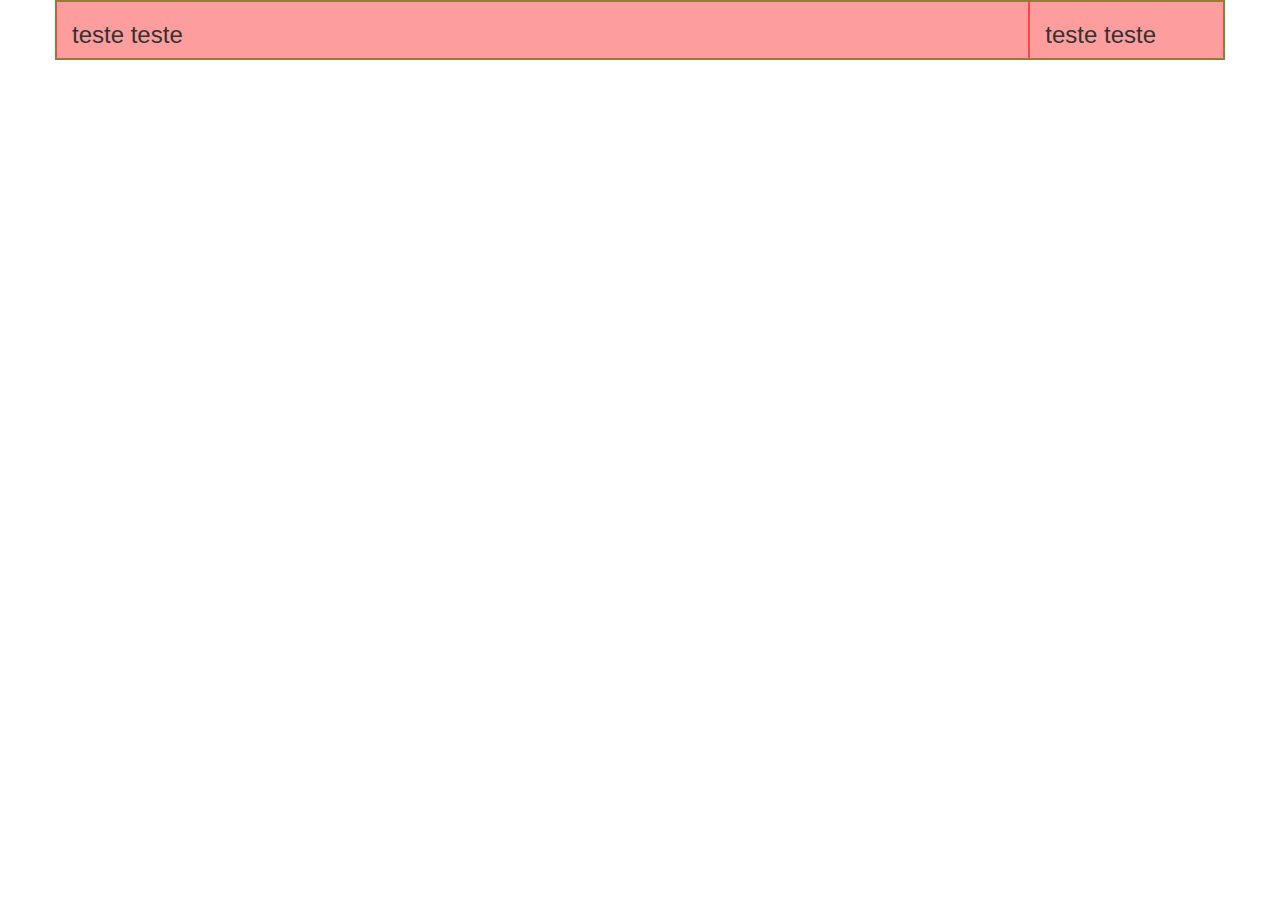
<file: CCS Bootstrap/index.html>
<!DOCTYPE html>
<html lang="pt-br">
  <head>
    <meta charset="utf-8">
    <meta http-equiv="X-UA-Compatible" content="IE=edge">
    <meta name="viewport" content="width=device-width, initial-scale=1">
    <!-- The above 3 meta tags *must* come first in the head; any other head content must come *after* these tags -->
    <title>Bootstrap</title>

    <!-- Bootstrap -->
    <link href="bootstrap/css/bootstrap.min.css" rel="stylesheet">
    <link href="estilo.css" rel="stylesheet">

    <!-- HTML5 shim and Respond.js for IE8 support of HTML5 elements and media queries -->
    <!-- WARNING: Respond.js doesn't work if you view the page via file:// -->
    <!--[if lt IE 9]>
      <script src="https://oss.maxcdn.com/html5shiv/3.7.2/html5shiv.min.js"></script>
      <script src="https://oss.maxcdn.com/respond/1.4.2/respond.min.js"></script>
    <![endif]-->
  </head>
  <body>
    
   	<div class="container marcador2">
   		
   		<div class="row">

   			<div class="col-xs-6 col-sm-10 col-md-2 col-lg-10 marcador">
   				<h3>teste teste</h3>
   			</div>

   			<div class="col-xs-6 col-sm-2 col-md-10 col-lg-2 marcador">
   				<h3>teste teste</h3>
   			</div>

   		</div>

   	</div> 

    <!-- jQuery (necessary for Bootstrap's JavaScript plugins) -->
    <script src="https://ajax.googleapis.com/ajax/libs/jquery/1.11.3/jquery.min.js"></script>
    <!-- Include all compiled plugins (below), or include individual files as needed -->
    <script src="bootstrap/js/bootstrap.min.js"></script>
  </body>
</html>
</file>
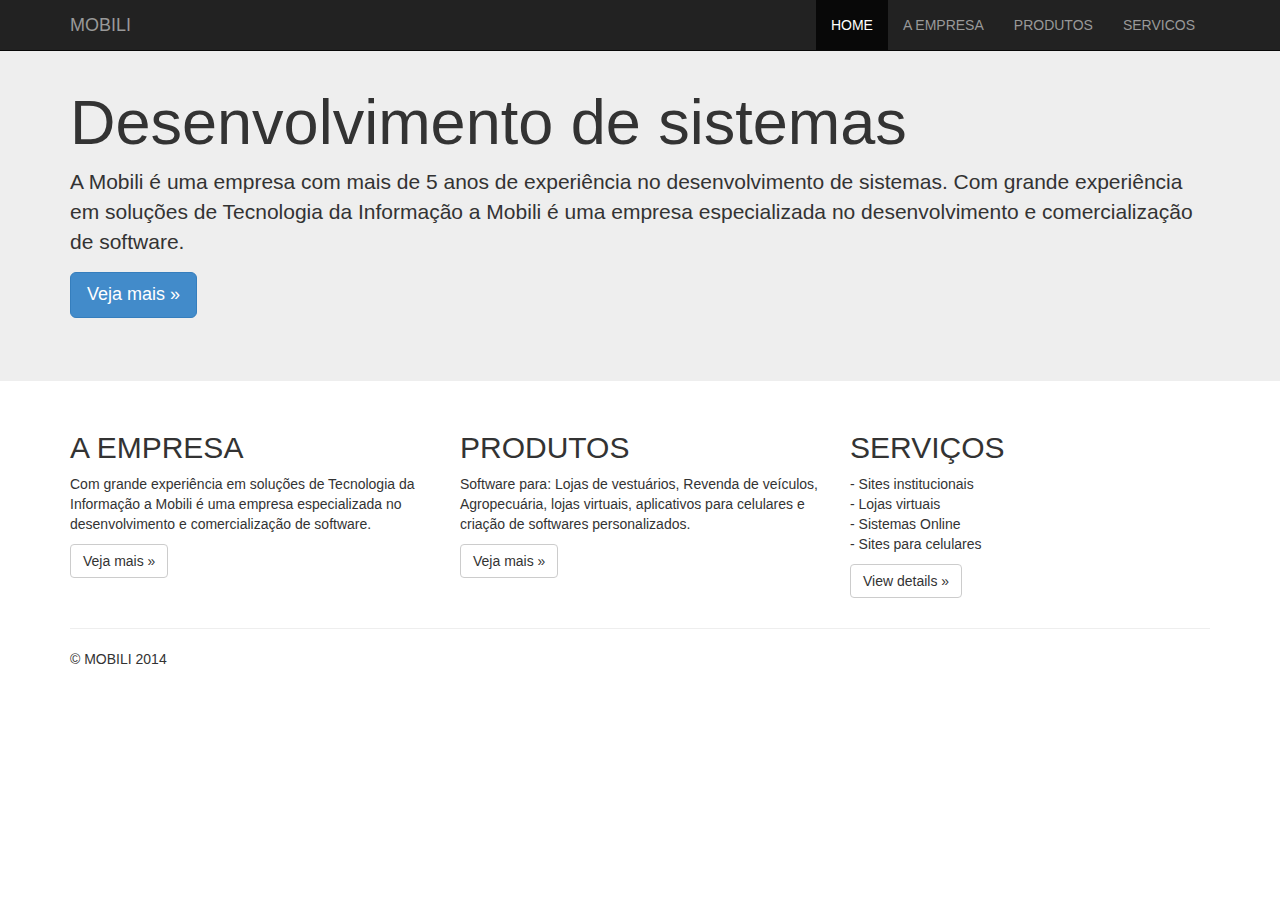
<file: Projeto_00/index.html>
<!DOCTYPE html><!-- doctype do HTML5 -->
<html>
	<head>
		<title>bootstrap aula</title>
		
		<!-- Importante para habilitar os recursos de Responsividade em conjunto com o CSS -->
		<meta name="viewport" content="width=device-width, initial-scale=1.0" />
		<meta http-equiv="Content-Type" content="text/html; charset=UTF-8" />
		
		<script src="http://code.jquery.com/jquery-1.10.2.min.js"></script>
        <script src="js/bootstrap.js"></script>
  		        
  		<link rel="stylesheet" href="css/bootstrap.css">
      
	</head>
	
<body>
		
    <!-- Início da barra de navegação -->
	<div class="navbar navbar-inverse navbar-fixed-top">
		<div class="container">
            
            <!-- botao utilizado para abrir menu em dispositivos resolucao menor -->
          	<button type="button" class="navbar-toggle" data-toggle="collapse" data-target=".navbar-collapse">
            	<span class="icon-bar"></span>
            	<span class="icon-bar"></span>
            	<span class="icon-bar"></span>
          	</button>
            
            <!-- logo do site -->
            <a class="navbar-brand" href="#">MOBILI</a>
			
			<!-- inicio menu -->
            <div class="navbar-collapse collapse navbar-right">
              <ul class="nav navbar-nav">
                <li class="active"><a href="#">HOME</a></li>
                <li><a href="#about">A EMPRESA</a></li>
                <li><a href="#contact">PRODUTOS</a></li>
                <li><a href="#contact">SERVICOS</a></li>
              </ul>
            </div>
            <!-- fim menu -->
            
		</div>
	</div>
	<!-- Fim da barra de navegação -->
	
   <!-- Cria area principal de marketing de um site -->
    <div class="jumbotron">
      <div class="container">
      	<br />
        <h1>Desenvolvimento de sistemas</h1>
        <p>
        	A Mobili é uma empresa com mais de 5 anos de experiência no desenvolvimento de sistemas.
        	Com grande experiência em soluções de Tecnologia da Informação a Mobili é uma empresa especializada 
        	no desenvolvimento e comercialização de software.
        </p>
        <p><a class="btn btn-primary btn-lg" role="button">Veja mais &raquo;</a></p>
      </div>
    </div>

    <div class="container"><!-- container -->
      <!-- Criação de colunas -->
      <div class="row">
      	
        <div class="col-md-4">
          <h2>A EMPRESA</h2>
          <p>
          	Com grande experiência em soluções de Tecnologia da Informação a Mobili é uma empresa especializada no 
          	desenvolvimento e comercialização de software.
          </p>
          <p><a class="btn btn-default" href="#">Veja mais &raquo;</a></p>
        </div>
        
        <div class="col-md-4">
          <h2>PRODUTOS</h2>
          <p>
          	Software para: Lojas de vestuários, Revenda de veículos, Agropecuária, lojas virtuais, aplicativos para celulares e 
          	criação de softwares personalizados.
          </p>
          <p><a class="btn btn-default" href="#">Veja mais &raquo;</a></p>
        </div>
        
        <div class="col-md-4">
          <h2>SERVIÇOS</h2>
          <p>
          	   - Sites institucionais
			   <br />- Lojas virtuais
			   <br />- Sistemas Online
			   <br />- Sites para celulares
          </p>
          <p><a class="btn btn-default" href="#">View details &raquo;</a></p>
        </div>
        
      </div>

      <hr>

      <footer>
        <p>&copy; MOBILI 2014</p>
      </footer>
    </div> <!-- /container -->

	</body>
	
</html>
</file>
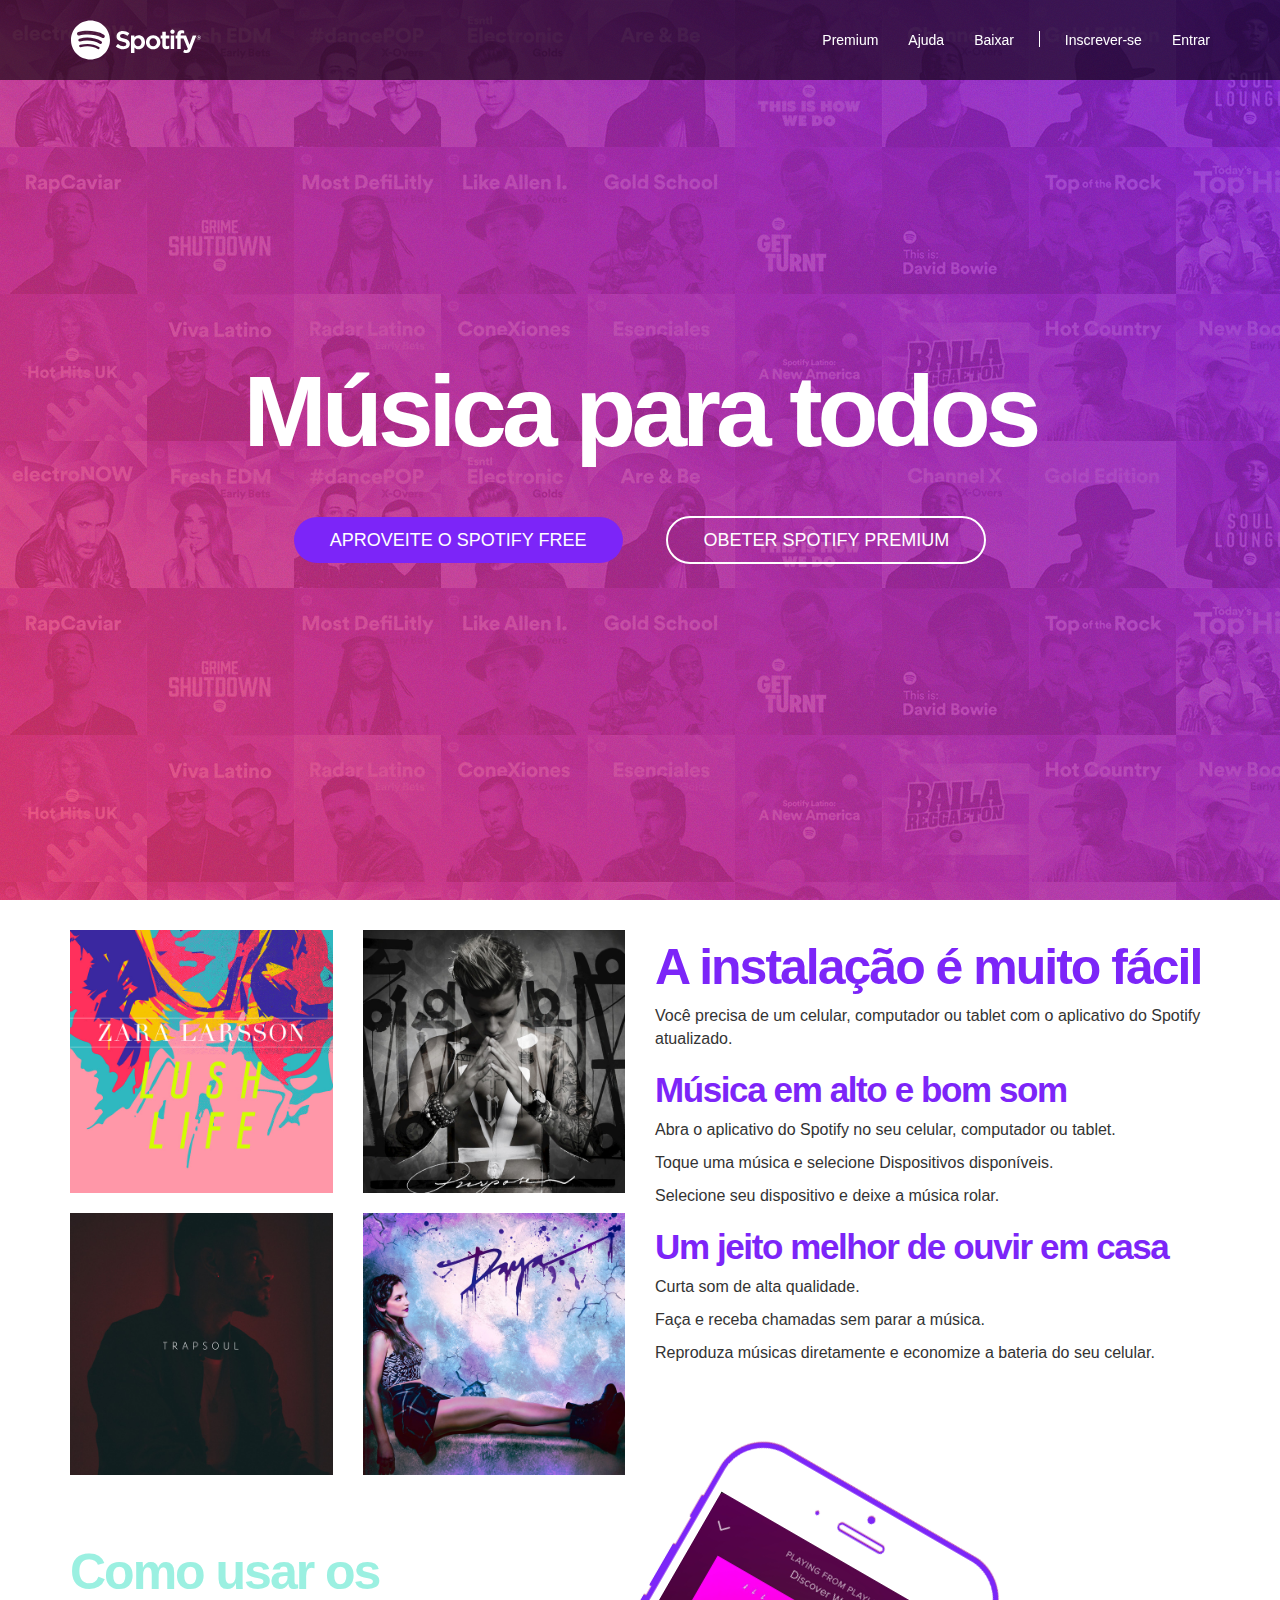
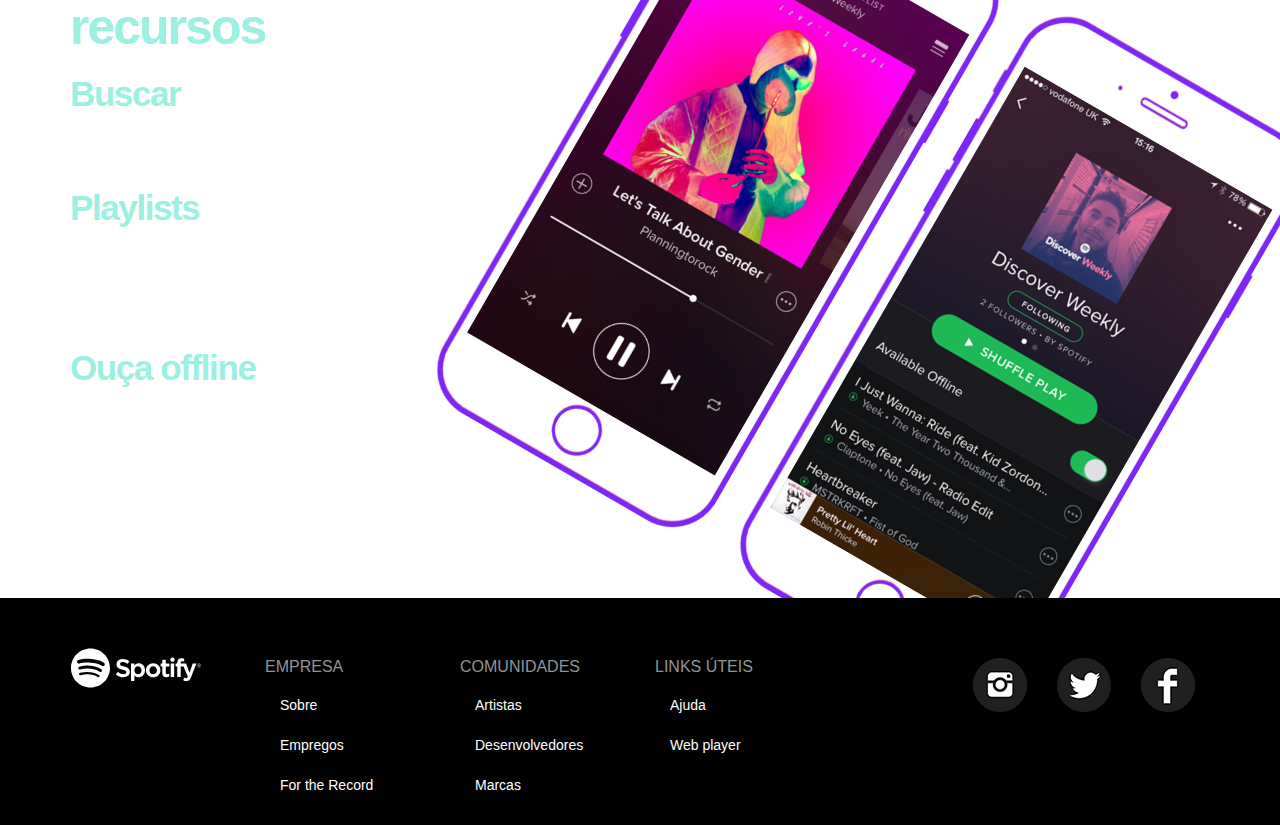
<file: projeto_04_sportify/index.html>
<!DOCTYPE html>
<html lang="pt-br">
  <head>
    <meta charset="utf-8">
    <meta http-equiv="X-UA-Compatible" content="IE=edge">
    <meta name="viewport" content="width=device-width, initial-scale=1">

    <title>Música para todos - Spotify</title>
    <link rel="icon"  href="imagens/favicon.png">

    <!-- Bootstrap -->
    <link href="bootstrap/css/bootstrap.min.css" rel="stylesheet">
    <link href="estilo.css" rel="stylesheet">
    <!-- HTML5 shim and Respond.js for IE8 support of HTML5 elements and media queries -->
    <!-- WARNING: Respond.js doesn't work if you view the page via file:// -->
    <!--[if lt IE 9]>
      <script src="https://oss.maxcdn.com/html5shiv/3.7.2/html5shiv.min.js"></script>
      <script src="https://oss.maxcdn.com/respond/1.4.2/respond.min.js"></script>
    <![endif]-->
  </head>
  <body>

    <nav class="navbar navbar-fixed-top navbar-inverse navbar-transparent">
      <div class="container">

        <!--HEADER-->
        <div class="navbar-header">

          <button type="button" class="navbar-toggle collapsed" data-toggle="collapse" data-target="#barra-navegacao">
            <span class="sr-only">Alterar navegação</span>
            <span class="icon-bar"></span>
            <span class="icon-bar"></span>
            <span class="icon-bar"></span>
          </button>

          <a href="index.html" class="navbar-brand">
            <span class="img-logo">Spotify </span>
          </a>
        </div>

        <div class="collapse navbar-collapse" id="barra-navegacao">
          <ul class="nav navbar-nav navbar-right">
            <li><a href="">Premium</a></li>
            <li><a href="">Ajuda</a></li>
            <li><a href="">Baixar</a></li>
            <li class="divisor" role ="separator"></li>
            <li><a href="">Inscrever-se</a></li>
            <li><a href="">Entrar</a></li>
          </ul>
        </div>

      </div>
    </nav>


    <div class="capa">
      <div class="texto-capa">
        <h1><strong>Música para todos</strong></h1>
        <a href="" class="btn btn-custom btn-lg btn-roxo">Aproveite o Spotify free</a>
        <a href="" class="btn btn-custom btn-lg btn-branco">Obeter Spotify Premium</a>
      </div>
    </div>

    <!--Conteudos-->
    <section id="servicos">

      <div class="container">

        <div class="row">
            <!--albuns-->
          <div class="col-md-6" >
            
            <div class="row albuns">
              
              <div class="col-md-6">
                <img src="imagens/img2.jpg" class="img-responsive">
              </div>

              <div class="col-md-6">
                <img src="imagens/img1.jpg" class="img-responsive">
              </div>

            </div>

              <div class="row albuns">
              
              <div class="col-md-6">
                <img src="imagens/img3.jpg" class="img-responsive">
              </div>

              <div class="col-md-6">
                <img src="imagens/img4.jpg" class="img-responsive">
              </div>

            </div>

          </div>


          <div class="col-md-6">
            <h2><strong>A instalação é muito fácil</strong></h2>
              <p>Você precisa de um celular, computador ou tablet com o aplicativo do Spotify atualizado.</p>
            <h3><strong>Música em alto e bom som</strong></h3>
              <p>Abra o aplicativo do Spotify no seu celular, computador ou tablet.</p>
              <p>Toque uma música e selecione Dispositivos disponíveis.</p>
              <p>Selecione seu dispositivo e deixe a música rolar.</p>
            <h3><strong>Um jeito melhor de ouvir em casa</strong></h3>
              <p>Curta som de alta qualidade.</p>
              <p>Faça e receba chamadas sem parar a música.</p>
              <p>Reproduza músicas diretamente e economize a bateria do seu celular.</p>
          </div>

        </div>

      </div>


    </section>


    <section id="recursos">
      <div class="container">
        <div class="row">

          <div class="col-md-4">

            <h2><strong>Como usar os recursos</strong></h2>

            <h3><strong>Buscar</strong></h3>
              <p>Busque uma música, álbum, artista, selo, gênero, momento, atividade ou amigo no Spotify.</p>
            <h3><strong>Playlists</strong></h3>
              <p>As playlists são como compilações que você cria no Spotify. Você pode compartilhar, 
              seguir e montar playlists em colaboração com seus amigos.</p>
            <h3><strong>Ouça offline</strong></h3>
              <p>Ouça música em qualquer lugar, mesmo sem conexão à Internet! 
                Apenas para assinantes Premium.</p>

          </div>

          <div class="col-md-8">

            <div class="row rotacionar" >
              
              <div class="col-md-6">
                <img src="imagens/iphone1.png" class="img-responsive">
              </div>

              <div class="col-md-6">
                <img src="imagens/iphone2.png" class="img-responsive">
              </div>

            </div>

          </div>

        </div>
      </div>
    </section>

    <footer id="rodape">
      <div class="container">
        <div class="row">

          <div class="col-md-2">
            <span class="img-logo">Spotify</span>
          </div>

           <div class="col-md-2">
            <h4>EMPRESA</h4>
            <ul class="nav">
              <li><a href="">Sobre</a></li>
              <li><a href="">Empregos</a></li>
              <li><a href="">For the Record</a></li>
            </ul>
          </div>

          <div class="col-md-2">
            <h4>COMUNIDADES</h4>
            <ul class="nav">
              <li><a href="">Artistas</a></li>
              <li><a href="">Desenvolvedores</a></li>
              <li><a href="">Marcas</a></li>
            </ul>
          </div>

          <div class="col-md-2">
            <h4>LINKS ÚTEIS</h4>
            <ul class="nav">
              <li><a href="">Ajuda</a></li>
              <li><a href="">Web player</a></li>
            </ul>
          </div>

          <div class="col-md-4">
            <ul class="nav">
              <li class="item-rede-social"><a href=""><img src="imagens/facebook.png"></a></li>
              <li class="item-rede-social"><a href=""><img src="imagens/twitter.png"></a></li>
              <li class="item-rede-social"><a href=""><img src="imagens/instagram.png"></a></li>
            </ul>
          </div>

        </div>
      </div>

    </footer>

    <!-- jQuery (necessary for Bootstrap's JavaScript plugins) -->
    <script src="https://ajax.googleapis.com/ajax/libs/jquery/1.11.3/jquery.min.js"></script>

    <!-- Include all compiled plugins (below), or include individual files as needed -->
    <script src="bootstrap/js/bootstrap.min.js"></script>

  </body>
</html>
</file>
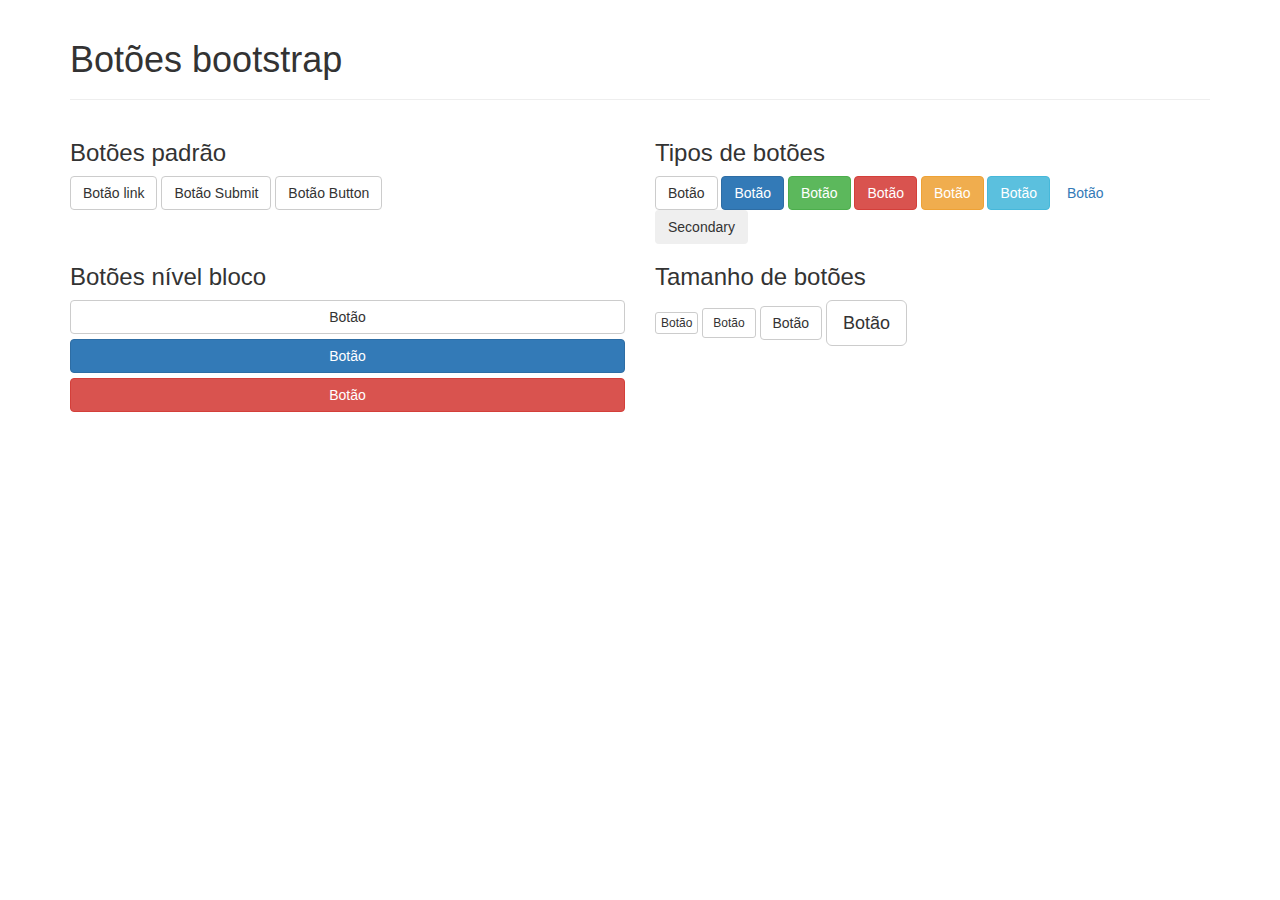
<file: CCS Bootstrap/botoes.html>
<!DOCTYPE html>
<html lang="pt-br">
  <head>
    <meta charset="utf-8">
    <meta http-equiv="X-UA-Compatible" content="IE=edge">
    <meta name="viewport" content="width=device-width, initial-scale=1">
    <!-- The above 3 meta tags *must* come first in the head; any other head content must come *after* these tags -->
    <title>Botões</title>

    <!-- Bootstrap -->
    <link href="bootstrap/css/bootstrap.min.css" rel="stylesheet">
    <link href="estilo.css" rel="stylesheet">

    <!-- HTML5 shim and Respond.js for IE8 support of HTML5 elements and media queries -->
    <!-- WARNING: Respond.js doesn't work if you view the page via file:// -->
    <!--[if lt IE 9]>
      <script src="https://oss.maxcdn.com/html5shiv/3.7.2/html5shiv.min.js"></script>
      <script src="https://oss.maxcdn.com/respond/1.4.2/respond.min.js"></script>
    <![endif]-->
  </head>
  <body>
    
   	<div class="container">
   		
   		<div class="page-header">
   			<h1>Botões bootstrap</h1>
   		</div>

      <div class="row">
        <div class="col-sm-6">
          <h3>Botões padrão</h3>
          <a href="#" class="btn btn-default">Botão link</a>
          <input type="submit" class="btn btn-default" value="Botão Submit">
          <button class="btn btn-default">Botão Button</button>

        </div>
        <div class="col-sm-6">
          <h3>Tipos de botões</h3>
          <button class="btn btn-default">Botão</button>
          <button class="btn btn-primary">Botão</button>
          <button class="btn btn-success">Botão</button>
          <button class="btn btn-danger">Botão</button>
          <button class="btn btn-warning">Botão</button>
          <button class="btn btn-info">Botão</button>
          <button class="btn btn-link">Botão</button>
 <button type="button" class="btn btn-outline-secondary">Secondary</button>
        </div>
      </div><!-- row -->

      <div class="row">
        <div class="col-sm-6">
          <h3>Botões nível bloco</h3>
          <button class="btn btn-default btn-block">Botão</button>
          <button class="btn btn-primary btn-block">Botão</button>
          <button class="btn btn-danger btn-block">Botão</button>

        </div>
        <div class="col-sm-6">
          <h3>Tamanho de botões</h3>
          <button class="btn btn-default btn-xs">Botão</button>
          <button class="btn btn-default btn-sm">Botão</button>
          <button class="btn btn-default btn-md">Botão</button>
          <button class="btn btn-default btn-lg">Botão</button>

        </div>
      </div><!-- row -->

   	</div>

    <!-- jQuery (necessary for Bootstrap's JavaScript plugins) -->
    <script src="https://ajax.googleapis.com/ajax/libs/jquery/1.11.3/jquery.min.js"></script>
    <!-- Include all compiled plugins (below), or include individual files as needed -->
    <script src="bootstrap/js/bootstrap.min.js"></script>
  </body>
</html>
</file>
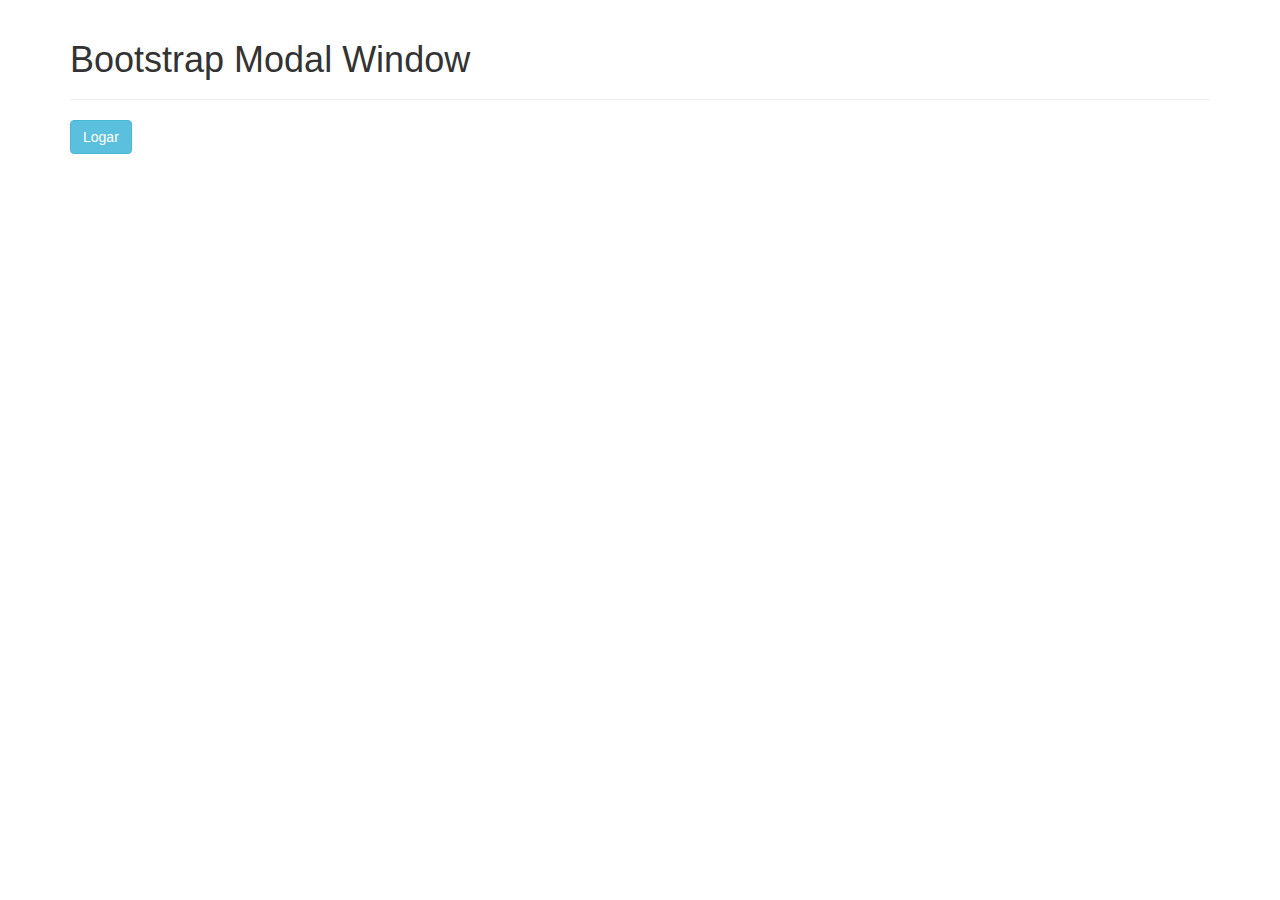
<file: CCS Bootstrap/modal.html>
<!DOCTYPE html>
<html lang="pt-br">
  <head>
    <meta charset="utf-8">
    <meta http-equiv="X-UA-Compatible" content="IE=edge">
    <meta name="viewport" content="width=device-width, initial-scale=1">

    <title>Bootstrap Modal Window</title>

    <!-- Bootstrap -->
    <link href="bootstrap/css/bootstrap.min.css" rel="stylesheet">
    <link href="estilo.css" rel="stylesheet">

    <!-- HTML5 shim and Respond.js for IE8 support of HTML5 elements and media queries -->
    <!-- WARNING: Respond.js doesn't work if you view the page via file:// -->
    <!--[if lt IE 9]>
      <script src="https://oss.maxcdn.com/html5shiv/3.7.2/html5shiv.min.js"></script>
      <script src="https://oss.maxcdn.com/respond/1.4.2/respond.min.js"></script>
    <![endif]-->
  </head>
  <body>

    <div class="container">
      
      <div class="page-header">
        <h1>Bootstrap Modal Window</h1>
      </div>

      <button type="button" class="btn btn-info" 
              data-toggle="modal" data-target="#janela">
        Logar
      </button>

      <!-- Janela -->
      <form class="modal fade" id="janela">
        
        <div class="modal-dialog modal-lg">
          <div class="modal-content">
            
            <!-- cabecalho -->
            <div class="modal-header">
              <button type="button" class="close" data-dismiss="modal">
                <span>&times;</span>
              </button>
              <h4 class="modal-title">Efetuar login</h4>
            </div>

            <!-- corpo -->
            <div class="modal-body">

              <div class="form-group">
                <input type="email" class="form-control" id="email" placeholder="Digite seu e-mail">
              </div>

              <div class="form-group">
                <input type="password" class="form-control" id="senha" placeholder="digite sua senha">
              </div>

            </div>

            <!-- rodape -->
            <div class="modal-footer">

              <button type="button" class="btn btn-default" data-dismiss="modal">
                Cancelar
              </button>

              <button type="submit" class="btn btn-primary">
                Logar
              </button>

            </div>

          </div>
        </div>

      </form>


    </div>

    <!-- jQuery (necessary for Bootstrap's JavaScript plugins) -->
    <script src="https://ajax.googleapis.com/ajax/libs/jquery/1.11.3/jquery.min.js"></script>
    <!-- Include all compiled plugins (below), or include individual files as needed -->
    <script src="bootstrap/js/bootstrap.min.js"></script>
  </body>
</html>
</file>
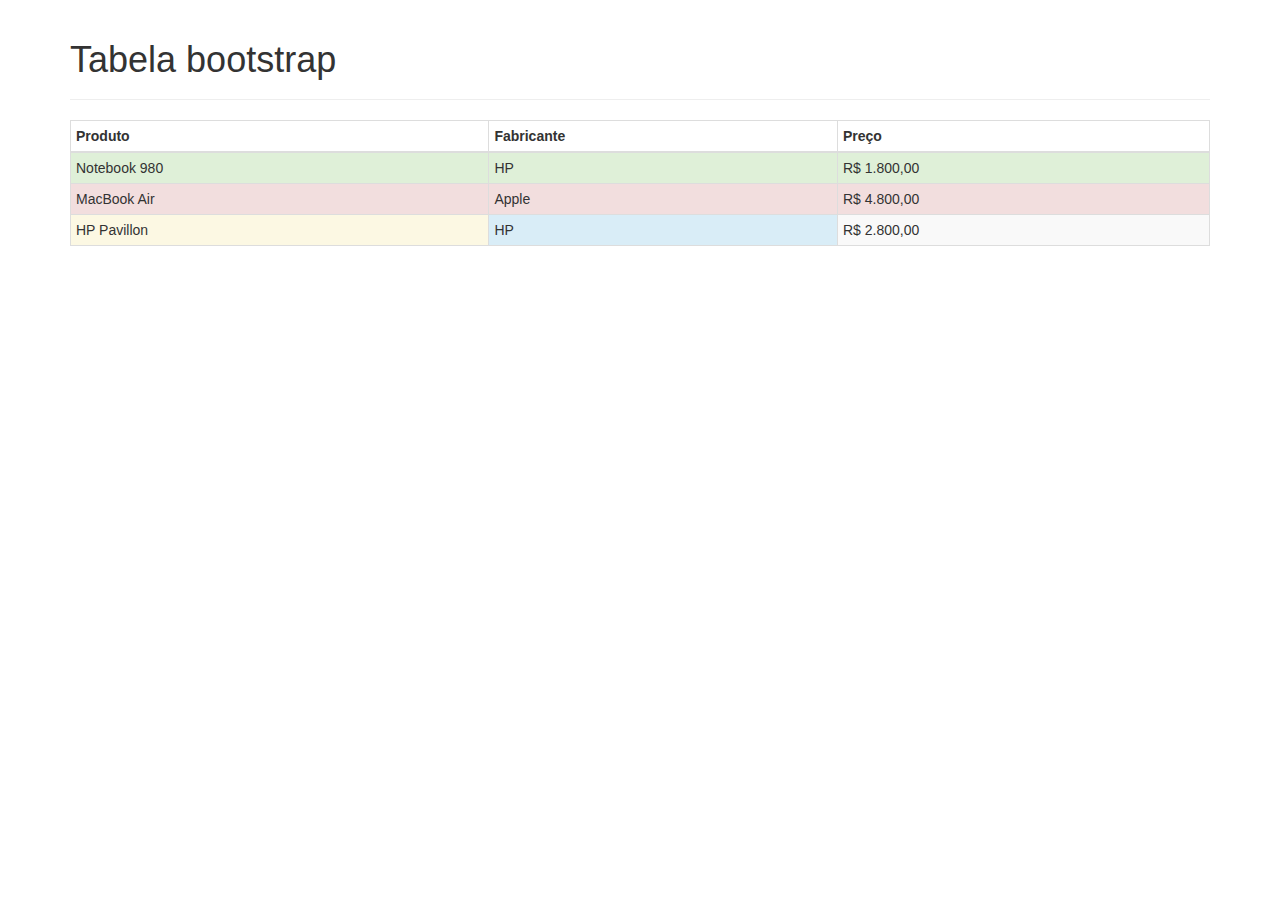
<file: CCS Bootstrap/tabela.html>
<!DOCTYPE html>
<html lang="pt-br">
  <head>
    <meta charset="utf-8">
    <meta http-equiv="X-UA-Compatible" content="IE=edge">
    <meta name="viewport" content="width=device-width, initial-scale=1">
    <!-- The above 3 meta tags *must* come first in the head; any other head content must come *after* these tags -->
    <title>Tabelas</title>

    <!-- Bootstrap -->
    <link href="bootstrap/css/bootstrap.min.css" rel="stylesheet">
    <link href="estilo.css" rel="stylesheet">

    <!-- HTML5 shim and Respond.js for IE8 support of HTML5 elements and media queries -->
    <!-- WARNING: Respond.js doesn't work if you view the page via file:// -->
    <!--[if lt IE 9]>
      <script src="https://oss.maxcdn.com/html5shiv/3.7.2/html5shiv.min.js"></script>
      <script src="https://oss.maxcdn.com/respond/1.4.2/respond.min.js"></script>
    <![endif]-->
  </head>
  <body>
    
   	<div class="container">
   		
   		<div class="page-header">
   			<h1>Tabela bootstrap</h1>
   		</div>

   		<table class="table table-striped table-bordered table-hover table-condensed">
   			<thead>
   				<tr>
   					<th>Produto</th>
   					<th>Fabricante</th>
   					<th>Preço</th>
   				</tr>
   			</thead>
   			<tbody>
   				<tr class="success">
   					<td>Notebook 980</td>
   					<td>HP</td>
   					<td>R$ 1.800,00</td>
   				</tr>
   				<tr class="danger">
   					<td>MacBook Air</td>
   					<td>Apple</td>
   					<td>R$ 4.800,00</td>
   				</tr>
   				<tr>
   					<td class="warning">HP Pavillon</td>
   					<td class="info">HP</td>
   					<td>R$ 2.800,00</td>
   				</tr>
   			</tbody>
   		</table>

   	</div> 

    <!-- jQuery (necessary for Bootstrap's JavaScript plugins) -->
    <script src="https://ajax.googleapis.com/ajax/libs/jquery/1.11.3/jquery.min.js"></script>
    <!-- Include all compiled plugins (below), or include individual files as needed -->
    <script src="bootstrap/js/bootstrap.min.js"></script>
  </body>
</html>
</file>
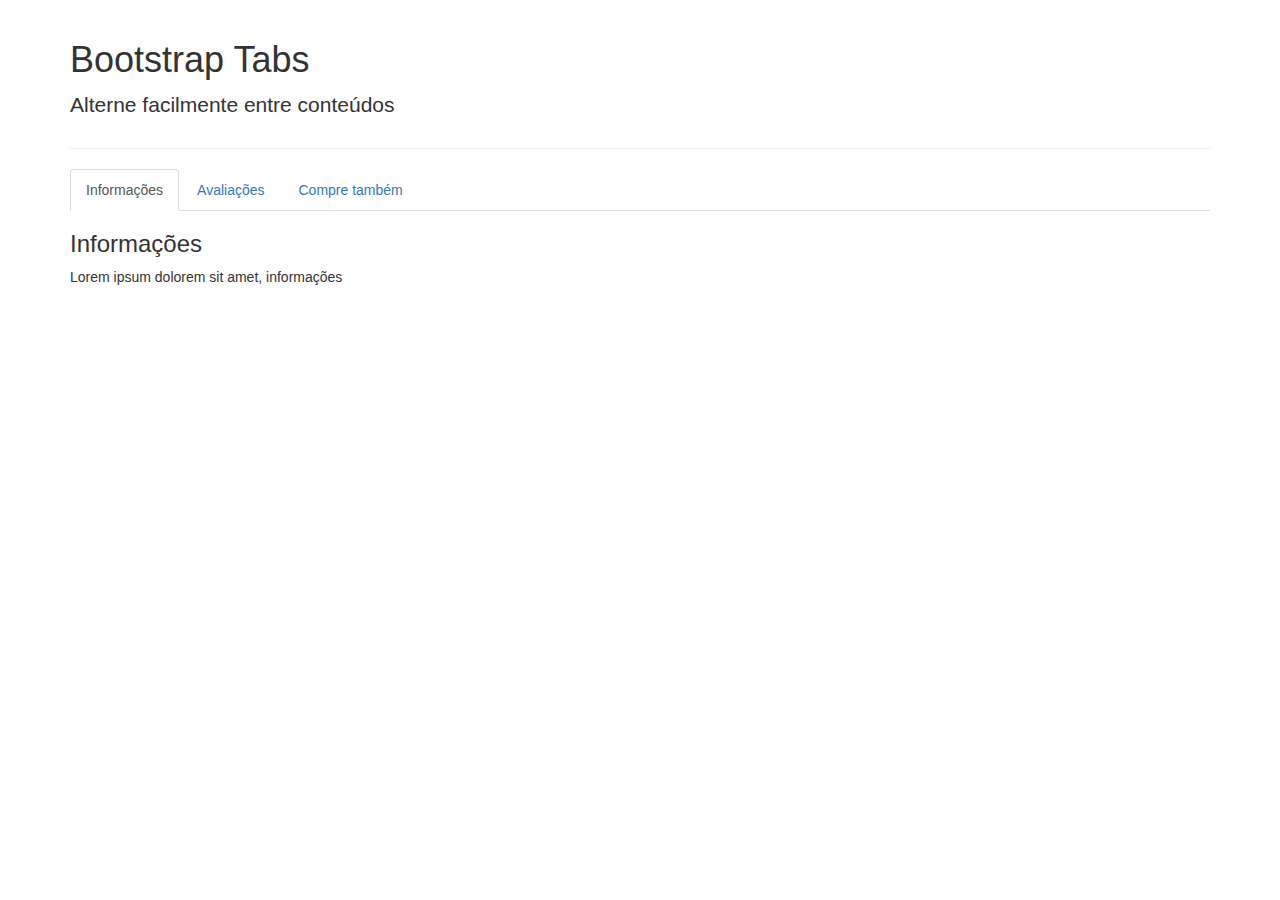
<file: CCS Bootstrap/tabs.html>
<!DOCTYPE html>
<html lang="pt-br">
  <head>
    <meta charset="utf-8">
    <meta http-equiv="X-UA-Compatible" content="IE=edge">
    <meta name="viewport" content="width=device-width, initial-scale=1">

    <title>Bootstrap Tabs</title>

    <!-- Bootstrap -->
    <link href="bootstrap/css/bootstrap.min.css" rel="stylesheet">
    <link href="estilo.css" rel="stylesheet">

    <!-- HTML5 shim and Respond.js for IE8 support of HTML5 elements and media queries -->
    <!-- WARNING: Respond.js doesn't work if you view the page via file:// -->
    <!--[if lt IE 9]>
      <script src="https://oss.maxcdn.com/html5shiv/3.7.2/html5shiv.min.js"></script>
      <script src="https://oss.maxcdn.com/respond/1.4.2/respond.min.js"></script>
    <![endif]-->
  </head>
  <body>



    <div class="container">
      
      <div class="page-header">
        <h1>Bootstrap Tabs</h1>
        <p class="lead">Alterne facilmente entre conteúdos</p>
      </div><!-- page-header -->

      <!-- Criação das abas -->
      <!-- <ul class="nav nav-pills" role="tablist"> -->
      <ul class="nav nav-tabs" role="tablist">
        <li class="active"><a href="#info" role="tab" data-toggle="tab">Informações</a></li>
        <li><a href="#avaliacoes" role="tab" data-toggle="tab">Avaliações</a></li>
        <li><a href="#compre" role="tab" data-toggle="tab">Compre também</a></li>
      </ul>

      <!-- Conteúdo das abas -->
      <div class="tab-content">

        <!-- aba informações -->
        <div class="tab-pane active" role="tabpanel" id="info">
          <h3>Informações</h3>
          <p>Lorem ipsum dolorem sit amet, informações</p>
        </div>

        <!-- aba Avaliações -->
        <div class="tab-pane" role="tabpanel" id="avaliacoes">
          <h3>Avaliações</h3>
          <p>Lorem ipsum dolorem sit amet, Avaliações</p>
        </div>

        <!-- aba Compre também -->
        <div class="tab-pane" role="tabpanel" id="compre">
          <h3>Compre também</h3>
          <p>Lorem ipsum dolorem sit amet, Compre também</p>
        </div>
        
      </div>
      
    </div><!-- container -->




    <!-- jQuery (necessary for Bootstrap's JavaScript plugins) -->
    <script src="https://ajax.googleapis.com/ajax/libs/jquery/1.11.3/jquery.min.js"></script>

    <!-- Include all compiled plugins (below), or include individual files as needed -->
    <script src="bootstrap/js/bootstrap.min.js"></script>
  </body>
</html>
</file>
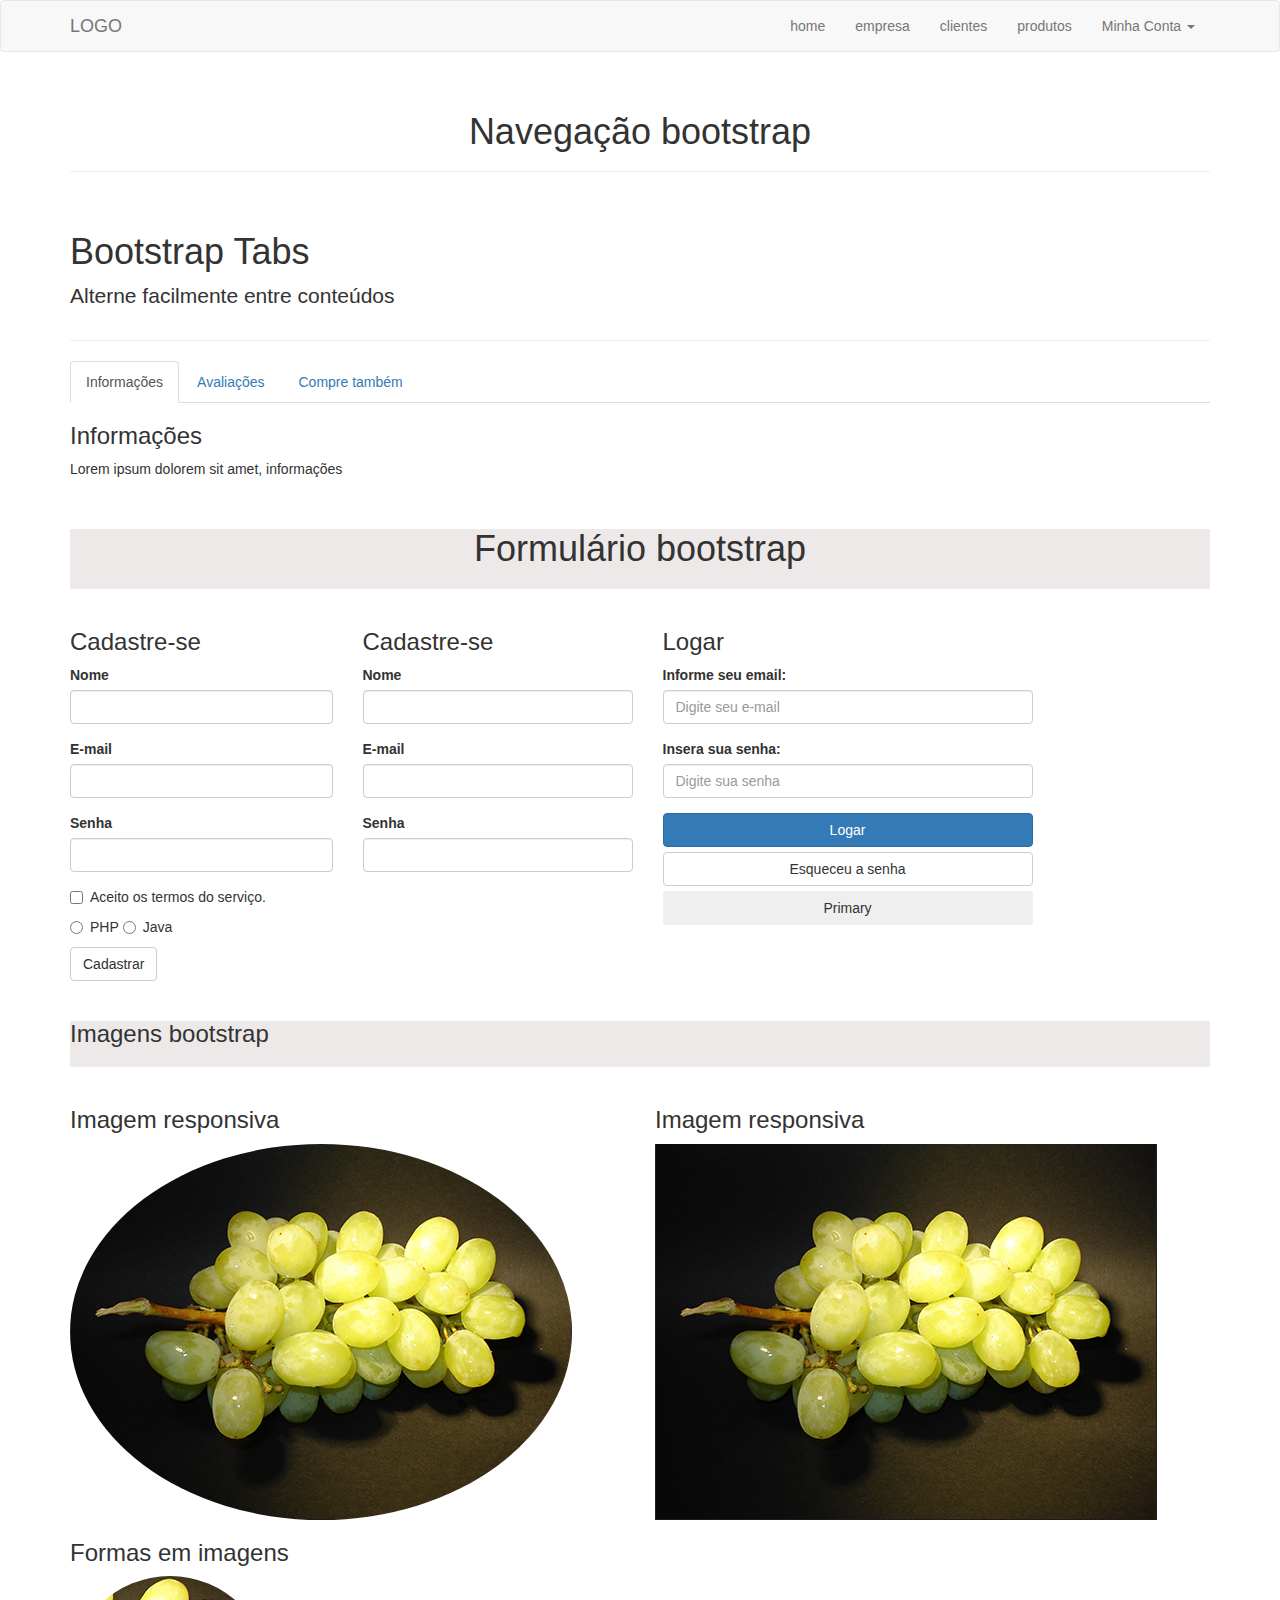
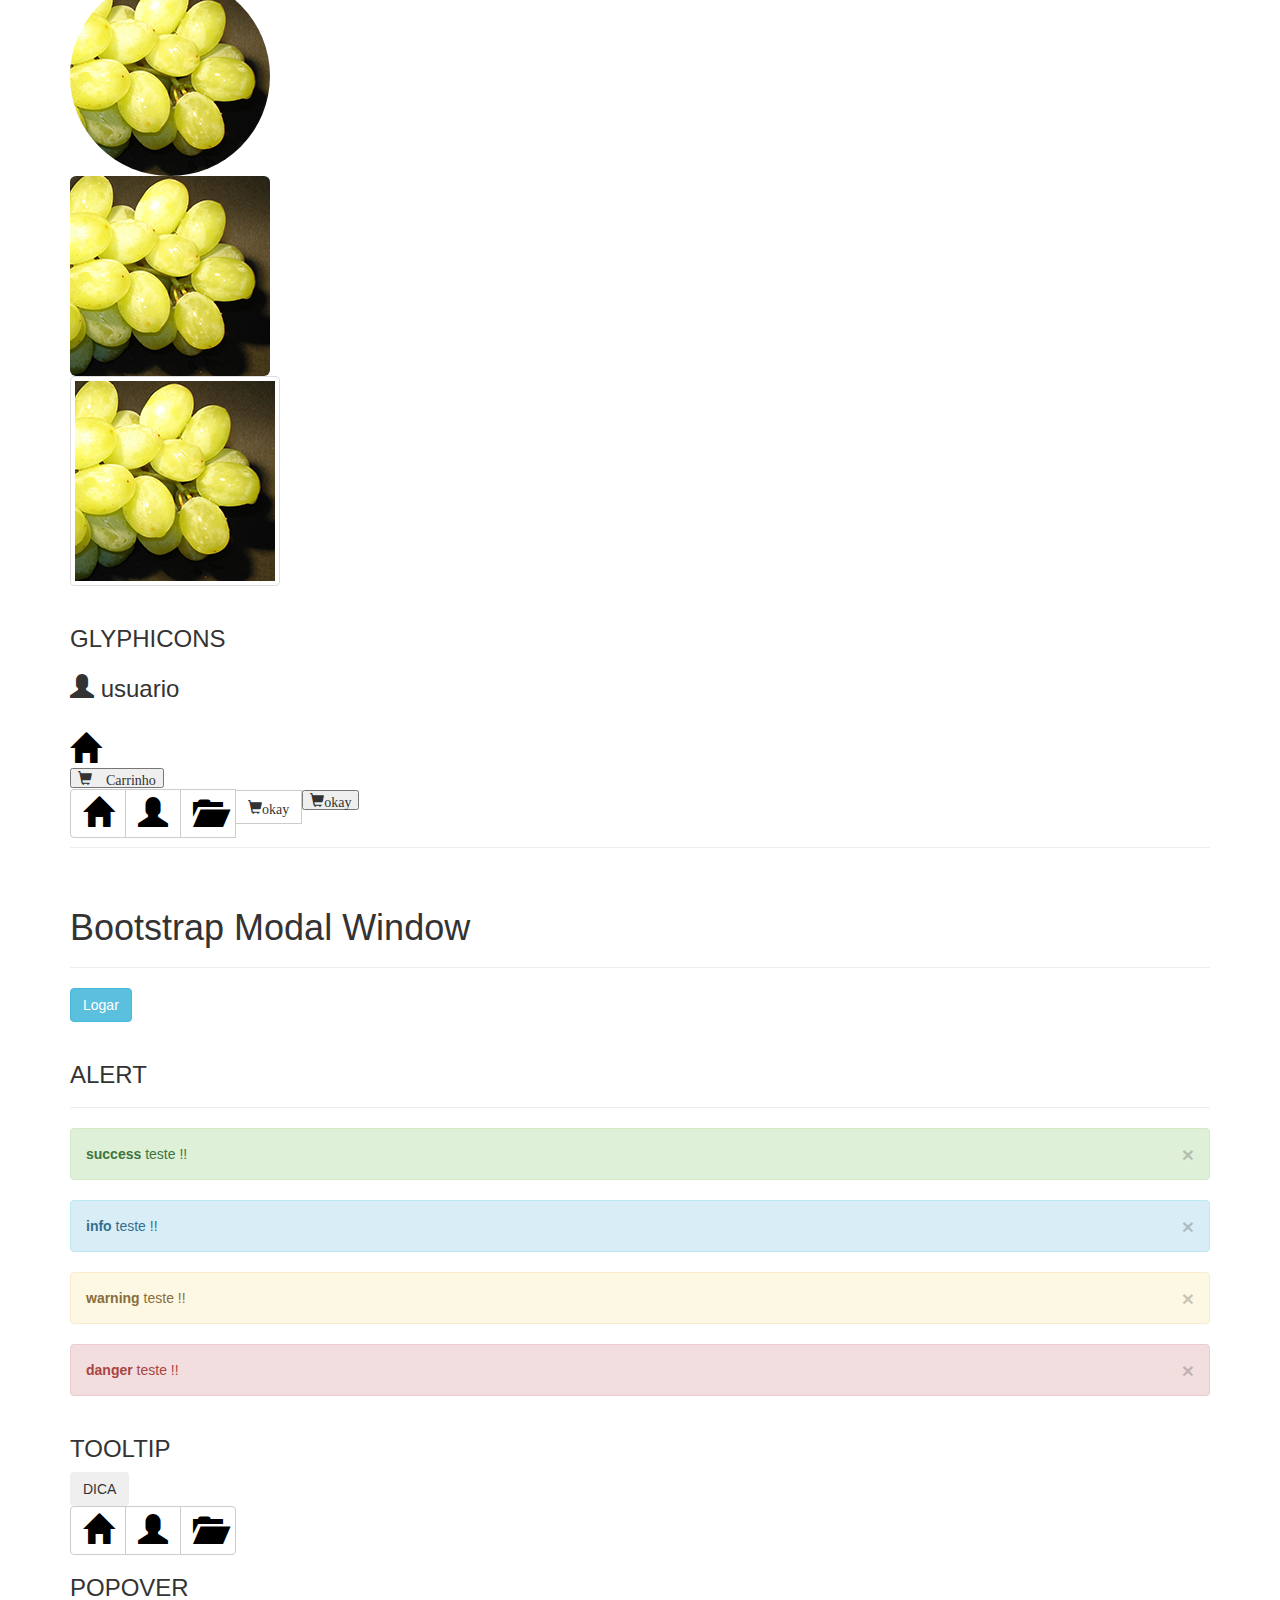
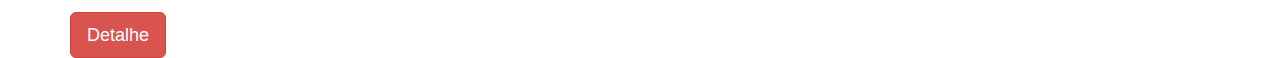
<file: CCS Bootstrap/teste_css_foda.html>
<!DOCTYPE html>
<html lang="pt-br">
  <head>
    <meta charset="utf-8">
    <meta http-equiv="X-UA-Compatible" content="IE=edge">
    <meta name="viewport" content="width=device-width, initial-scale=1">
    <!-- The above 3 meta tags *must* come first in the head; any other head content must come *after* these tags -->
    <title>-ESTUDOS CSS-</title>

    <!-- Bootstrap -->
    <link href="bootstrap/css/bootstrap.min.css" rel="stylesheet">
    <link href="estilo.css" rel="stylesheet">
    <style type="text/css">
      .cor{background:  #EEE9E9;}
      .cor1{background: #FAEBD7;}
      .cor2{background: #FFDEAD;}
      .cor3{background: #FFDEAD;}
      .center{text-align: center;}

  

    </style>

    <!-- HTML5 shim and Respond.js for IE8 support of HTML5 elements and media queries -->
    <!-- WARNING: Respond.js doesn't work if you view the page via file:// -->
    <!--[if lt IE 9]>
      <script src="https://oss.maxcdn.com/html5shiv/3.7.2/html5shiv.min.js"></script>
      <script src="https://oss.maxcdn.com/respond/1.4.2/respond.min.js"></script>
    <![endif]-->
  </head>
  <body>

<!--Barra de navegação-->
<nav class="navbar navbar-default">
      <div class="container">
        
        <div class="navbar-header">
          <button type="button" class="navbar-toggle collapsed" 
                  data-toggle="collapse" data-target="#barra-navegacao">
            <span class="sr-only">Alternar Menu</span>
            <span class="icon-bar"></span>
            <span class="icon-bar"></span>
            <span class="icon-bar"></span>
          </button>
          <a href="#" class="navbar-brand">LOGO</a>
        </div>

        <div class="collapse navbar-collapse" id="barra-navegacao">

          <ul class="nav navbar-nav navbar-right">
            <li> <a href="#">home</a> </li>
            <li> <a href="#">empresa</a> </li>
            <li> <a href="#">clientes</a> </li>
            <li> <a href="#">produtos</a> </li>

            <li class="dropdown"> 
              <a href="#" class="dropdown-toggle" data-toggle="dropdown">
                Minha Conta <span class="caret"></span>
              </a> 
              <ul class="dropdown-menu">
                <li> <a href="#">Editar</a> </li>
                <li> <a href="#">Logout</a> </li>
              </ul>

            </li>

          </ul>

        </div>

      </div>
    </nav>
    
    <div class="container">

      <div class="page-header center">
        <h1>Navegação bootstrap</h1>
      </div>
      
    </div>

<!--Barra de navegação-->

<!--Barra de navegação TAB TAB-->

<div class="container">
      
      <div class="page-header">
        <h1>Bootstrap Tabs</h1>
        <p class="lead">Alterne facilmente entre conteúdos</p>
      </div><!-- page-header -->

      <!-- Criação das abas -->
      <!-- <ul class="nav nav-pills" role="tablist"> -->
      <ul class="nav nav-tabs" role="tablist">
        <li class="active"><a href="#info" role="tab" data-toggle="tab">Informações</a></li>
        <li><a href="#avaliacoes" role="tab" data-toggle="tab">Avaliações</a></li>
        <li><a href="#compre" role="tab" data-toggle="tab">Compre também</a></li>
      </ul>

      <!-- Conteúdo das abas -->
      <div class="tab-content">

        <!-- aba informações -->
        <div class="tab-pane active" role="tabpanel" id="info">
          <h3>Informações</h3>
          <p>Lorem ipsum dolorem sit amet, informações</p>
        </div>

        <!-- aba Avaliações -->
        <div class="tab-pane" role="tabpanel" id="avaliacoes">
          <h3>Avaliações</h3>
          <p>Lorem ipsum dolorem sit amet, Avaliações</p>
        </div>

        <!-- aba Compre também -->
        <div class="tab-pane" role="tabpanel" id="compre">
          <h3>Compre também</h3>
          <p>Lorem ipsum dolorem sit amet, Compre também</p>
        </div>
        
      </div>
      
    </div><!-- container -->

<!--Barra de navegação TAB TAB-->

<!-------FORMULARIO------->
<div class="row ">
   	<div class="container  ">
   		
   		<div class="page-header center cor ">
   			<h1>Formulário bootstrap</h1>
   		</div>

   		<div class="row ">
   			<div class="col-sm-3">
   				<h3>Cadastre-se</h3>
   				<form>

   					<div class="form-group">
   						<label for="nome">Nome</label>
   						<input type="text" class="form-control" id="nome">
   					</div>

   					<div class="form-group">
   						<label for="email">E-mail</label>
   						<input type="email" class="form-control" id="email">
   					</div>

   					<div class="form-group">
   						<label for="senha">Senha</label>
   						<input type="email" class="form-control" id="senha">
   					</div>

   					<div class="checkbox">
   						<label>
   							<input type="checkbox"> Aceito os termos do serviço.
   						</label>
   					</div>

   					<div class="radio">
   						<label>
   							<input type="radio" name="opcoes"> PHP
   						</label>

   						<label>
   							<input type="radio" name="opcoes"> Java
   						</label>

   					</div>

   					<button type="submit" class="btn btn-default">Cadastrar</button>

   				</form>

   			</div>
<!-------FORMULARIO------->

<!-------FORMULARIO------->
<div class="row">
        <div class="col-sm-3">
          <h3>Cadastre-se</h3>
          <form>

            <div class="form-group">
              <label for="nome">Nome</label>
              <input type="text" class="form-control" id="nome">
            </div>

            <div class="form-group">
              <label for="email">E-mail</label>
              <input type="email" class="form-control" id="email">
            </div>

            <div class="form-group">
              <label for="senha">Senha</label>
              <input type="email" class="form-control" id="senha">
            </div>
</div>

   			<div class="col-sm-4">
   				<h3>Logar</h3>

   				<div class="form-group">
            <label>Informe seu email:</label>
   					<input type="email" class="form-control" id="email" placeholder="Digite seu e-mail">
   				</div>

   				<div class="form-group">
            <label>Insera sua senha:</label>
   					<input type="password" class="form-control" id="senha" placeholder="Digite sua senha">
   				</div>



   				<button type="submit" class="btn btn-primary btn-block">Logar</button>
          <a href="#" class="btn btn-default btn-block">Esqueceu a senha</a>
          <button type="button" class="btn btn-outline-primary btn-block">Primary</button>
          
   			</div>

   		</div>

   	</div> 
</div>
<!-------FORMULARIO------->

<!-------IMAGENS BOOTSTRAP------->
<div class="container">
  
  <div class="page-header cor">
    <h3 >Imagens bootstrap</h3>
    
  </div>

  <div class="row ">
    <div class="col-sm-6">
      <h3>Imagem responsiva</h3>
      <img src="imagens/uvas.png" class="img-responsive img-circle">
    </div>

    <div class="col-sm-6">
      <h3>Imagem responsiva</h3>
      <img src="imagens/uvas.png" class="img-responsive">
    </div>
  </div>

<div class="row">
  <div class="col-sm-12">
    <h3>Formas em imagens</h3>
    <img src="imagens/uvas200.png" class="img-responsive img-circle" >
    <img src="imagens/uvas200.png" class="img-responsive img-rounded" >
        <img src="imagens/uvas200.png" class="img-responsive img-thumbnail" >

  </div>
</div>

</div>
<!-------IMAGENS BOOTSTRAP------->

<!-------GLYPHICONS - ICONES------->
<div class="container">
  <div class="page-header">

    <h3>GLYPHICONS</h3>
    <h3>
      <span class="glyphicon glyphicon-user"></span>
      usuario
    </h3>

    </br>

    <a href="https://www.google.com">
      <span style="color: black; font-size: 30px;" class="glyphicon glyphicon-home"></span>
    </a> 

    </br>

    <button type="button" class="glyphicon glyphicon-shopping-cart">
     Carrinho
    </button>

    <div class="btn-toolbar">
      <div class="btn-group">
        <button type="button" class="btn btn-default">
          <span style="color: black; font-size: 30px;" class="glyphicon glyphicon-home"></span>
        </button>
        <button type="button" class="btn btn-default">
          <span style="color: black; font-size: 30px;" class="glyphicon glyphicon-user"></span>
        </button>
         <button type="button" class="btn btn-default">
          <span style="color: black; font-size: 30px;" class="glyphicon glyphicon-folder-open"></span>
        </button>

        <button type="button" class="btn btn-default glyphicon glyphicon-shopping-cart">okay</button>
        <button type="button" class="glyphicon glyphicon-shopping-cart">okay</button>
      </div>
    </div>

  </div>
</div>
<!-------GLYPHICONS - ICONES------->



<!-------MODAL WINDOW------->


<div class="container">
      
      <div class="page-header">
        <h1>Bootstrap Modal Window</h1>
      </div>

      <button type="button" class="btn btn-info" 
              data-toggle="modal" data-target="#janela">
        Logar
      </button>

      <!-- Janela -->
      <div class="modal fade" id="janela">
        
        <div class="modal-dialog modal-sm">
          <div class="modal-content">
            
            <!-- cabecalho -->
            <div class="modal-header">
              <button type="button" class="close" data-dismiss="modal">
                <span>&times;</span>
              </button>
              <h4 class="modal-title">Efetuar login</h4>
            </div>

            <!-- corpo -->
            <div class="modal-body">

              <div class="form-group">
                <input type="email" class="form-control" id="email" placeholder="Digite seu e-mail">
              </div>

              <div class="form-group">
                <input type="password" class="form-control" id="senha" placeholder="digite sua senha">
              </div>

            </div>

            <!-- rodape -->
            <div class="modal-footer">

              <button type="button" class="btn btn-default" data-dismiss="modal">
                Cancelar
              </button>

              <button type="submit" class="btn btn-primary">
                Logar
              </button>

            </div>

          </div>
        </div>

      </div>


    </div>

</div> 

<div class="container">
  <div class="page-header">
    <h3>ALERT</h3>
  </div>

  <div class="alert alert-success" role = "alert">

    <button type="button" class="close" data-dismiss="alert" aria-label="fechar">
      <span aria-hidden="true">&times;</span>
    </button>

    <strong>success</strong> teste !!
  </div>


  <div class="alert alert-info"  role = "alert">

    <button type="button" class="close" data-dismiss="alert" aria-label="fechar">
      <span aria-hidden="true">&times;</span>
    </button>

    <strong>info</strong> teste !!
  </div>


  <div class="alert alert-warning"  role = "alert">

    <button type="button" class="close" data-dismiss="alert" aria-label="fechar">
      <span aria-hidden="true">&times;</span>
    </button>

    <strong>warning</strong> teste !!
  </div>


  <div class="alert alert-danger"  role = "alert">

    <button type="button" class="close" data-dismiss="alert" aria-label="fechar">
      <span aria-hidden="true">&times;</span>
    </button>

    <strong>danger</strong> teste !!
  </div>
</div>





<div class="container">
  
<h3> TOOLTIP </h3>
<button type="button" class="btn btn-secondary" data-toggle="tooltip" data-placement="right" title="Detalhes do icone">
 DICA
</button>


 <div class="btn-toolbar">
      <div class="btn-group">

        <button type="button" class="btn btn-default" data-toggle="tooltip" data-placement="top" 
        title="Detalhes do icone">
          <span style="color: black; font-size: 30px;" class="glyphicon glyphicon-home"></span>
        </button>

        <button type="button" class="btn btn-default">
          <span style="color: black; font-size: 30px;" class="glyphicon glyphicon-user"data-toggle="tooltip" 
          data-placement="top" title=" Detalhes do icone"></span>
        </button>

         <button type="button" class="btn btn-default">
          <span style="color: black; font-size: 30px;" class="glyphicon glyphicon-folder-open"
          data-toggle="tooltip" data-placement="top" title=" Detalhes do icone"></span>
        </button>

      </div>
    </div>
</div>

<div class="container">
  <h3> POPOVER </h3>
  <button type="button" class="btn btn-lg btn-danger" data-toggle = "popover" title="Detalhes!!" data-content="AAAAAAA">
    Detalhe
  </button>
</div>

    <!-- jQuery (necessary for Bootstrap's JavaScript plugins) -->
    <script src="https://ajax.googleapis.com/ajax/libs/jquery/1.11.3/jquery.min.js"></script>
    <!-- Include all compiled plugins (below), or include individual files as needed -->
    <script src="bootstrap/js/bootstrap.min.js"></script>


    <script type="text/javascript">

      $(function () {
        $('[data-toggle="tooltip"]').tooltip()
        $('[data-toggle="popover"]').popover()
      })

    </script>

  </body>
</html>
</file>
<file: CCS Bootstrap/estilo.css>
.marcador{
	background: #fe9d9d;
	border:1px solid #f94646;
}

.marcador2{
	background: #5bf946;
	border:1px solid #36ae26;
}
</file>
<file: projeto_04_sportify/estilo.css>
/* ========================= layout ======================== */
body{
	background:url('imagens/capa.png')  ,url('imagens/ruido.png'),linear-gradient(50deg,#ff4169,#7c26f8);
	background-attachment: fixed; 
	font-family: Helvetica,Arial,sans-serif;
	overflow-x:hidden; 
}

body,html, .capa{
	height: 100%;
}


/* -- Barra de navegação -- */
.img-logo{
	height: 40px;width: 132px;background: url('imagens/spotify.svg') no-repeat; display: block;
	background-size:contain; color:transparent;
}

nav.navbar-transparent{
	padding: 15px 0px;background: rgba(0, 0, 0, 0.6);border: none;
}

.navbar-brand{
	padding: 5px 15px;
}

.divisor{
	width: 1px;height: 16px;background: white;margin: 16px 10px;
}

.navbar-inverse .navbar-nav>li>a, footer .nav a {
	color: white;
}

.navbar-inverse .navbar-nav>li>a:hover, footer .nav a:hover {
	color: #9bf0e1; background: none;
}


/* -- Imagens de capa -- */

.capa{	
	display: table;width: 100%;
}

.texto-capa{
	text-align: center; color:white; display: table-cell; vertical-align: middle; 
}


/* -- Botões -- */
.btn-custom{
	color:white;border-radius: 500px;
	-webkit-border-radius:500px;
	-moz-border-radius:500px;
	padding: 10px 35px;
	text-transform: uppercase; /* -- passa para maisculo -- */
	margin: 0px 20px;
	transition: background 0.4s, color 0.4s;
}

.btn-roxo{
	background: #7c25f8;
}

.btn-roxo:hover{
	background-color: #6207e3;
	color:white;
}

.btn-branco{
	border: 2px solid white;
}

.btn-branco:hover{
	background-color: white;
	color:black;
}

/* -- secao serviços -- */
#servicos{
	background: white;
	padding-top: 20px;
	padding-bottom: 20px;
}

/* -- Recursos -- */
#recursos{
	
	padding-top: 20px;
	padding-bottom: 20px;
	color: white;
}

.albuns{
	padding: 10px 0px 10px 0px;
}

.rotacionar{
	transform:rotate(30deg);
	-ms-transform:rotate(30deg);
	-webkit-transform:rotate(30deg);
	padding-left: 80px;
}

/* ========================= Tipografia ======================== */
h1{
	font-size: 100px;font-weight: 900px; letter-spacing: -0.05em;margin-bottom: 50px;
}

h2{font-size: 50px;font-weight: 700px;letter-spacing: -0.04em}

h3{font-size: 35px;font-weight: 700px;letter-spacing: -0.04em}

p{font-size: 16px;}

#servicos h2, #servicos h3{
	color:#7c25f8;
}

#recursos h2, #recursos h3{
	color: #9bf0e1;
}

#rodape h4 {
	color:#919496; font-size: 16px;
}
/* ========================= RODAPE ======================== */

footer{
	background: #000;
	padding: 50px 0px 20px 0px;
	position: relative;
}

.item-rede-social {
	float:right;
}
</file>
